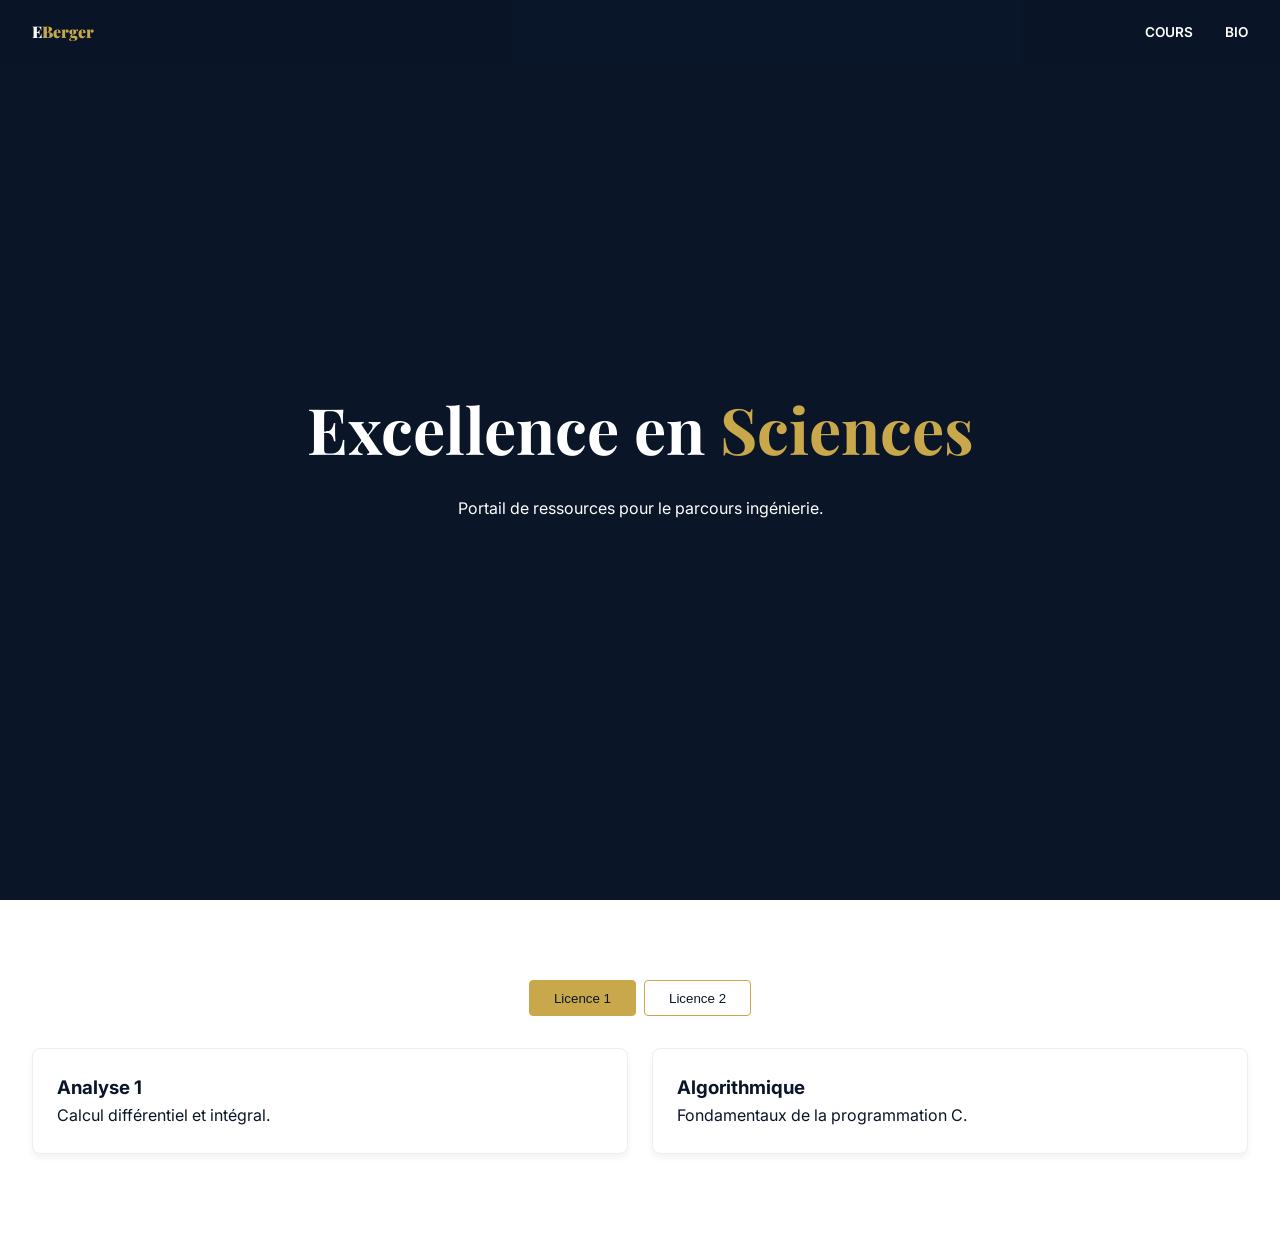
<file: templates/index.html>
<!DOCTYPE html>
<html lang="fr">
<head>
    <meta charset="UTF-8">
    <meta name="viewport" content="width=device-width, initial-scale=1.0">
    <title>EBerger — Portail Académique</title>
    <link rel="preconnect" href="https://fonts.googleapis.com">
    <link href="https://fonts.googleapis.com/css2?family=Playfair+Display:wght@700;900&family=Inter:wght@300;400;600&family=JetBrains+Mono&display=swap" rel="stylesheet">
    <style>
        :root {
            --navy: #0A1628; --gold: #C9A84C; --white: #FFFFFF;
            --slate: #F7F9FC; --text: #5A6A80; --accent-blue: #4A90D9;
        }
        * { box-sizing: border-box; margin: 0; padding: 0; }
        body { font-family: 'Inter', sans-serif; color: var(--navy); line-height: 1.6; }

        /* Navbar */
        .navbar { position: fixed; width: 100%; top: 0; display: flex; align-items: center; justify-content: space-between; padding: 1.2rem 2rem; background: rgba(10,22,40,0.98); z-index: 1000; }
        .logo { font-family: 'Playfair Display', serif; color: var(--white); font-weight: 900; text-decoration: none; }
        .logo span { color: var(--gold); }
        .nav-links { display: flex; gap: 2rem; list-style: none; }
        .nav-links a { color: var(--white); text-decoration: none; font-size: 0.85rem; font-weight: 600; text-transform: uppercase; }

        /* Hero */
        .hero { min-height: 100vh; background: var(--navy); color: var(--white); display: flex; align-items: center; justify-content: center; text-align: center; padding: 2rem; }
        .hero h1 { font-family: 'Playfair Display', serif; font-size: clamp(2.5rem, 5vw, 4rem); margin-bottom: 1rem; }
        .hero .accent { color: var(--gold); }

        /* Section Cours */
        .section-padding { padding: 5rem 2rem; }
        .tabs { display: flex; justify-content: center; gap: 0.5rem; margin-bottom: 2rem; }
        .tab-btn { padding: 0.6rem 1.5rem; border: 1px solid var(--gold); background: none; color: var(--navy); cursor: pointer; border-radius: 4px; transition: 0.3s; }
        .tab-btn.active { background: var(--gold); color: var(--navy); }
        
        .course-grid { display: grid; grid-template-columns: repeat(auto-fit, minmax(300px, 1fr)); gap: 1.5rem; }
        .card { padding: 1.5rem; border: 1px solid #eee; border-radius: 8px; background: var(--white); box-shadow: 0 4px 6px rgba(0,0,0,0.05); }

        @media (max-width: 768px) { .nav-links { display: none; } }
    </style>
</head>
<body>

<nav class="navbar">
    <a href="#" class="logo">E<span>Berger</span></a>
    <ul class="nav-links">
        <li><a href="#courses">Cours</a></li>
        <li><a href="#about">Bio</a></li>
    </ul>
</nav>

<header class="hero">
    <div>
        <h1>Excellence en <span class="accent">Sciences</span></h1>
        <p>Portail de ressources pour le parcours ingénierie.</p>
    </div>
</header>

<section id="courses" class="section-padding">
    <div class="tabs" role="tablist">
        <button class="tab-btn active" data-target="l1">Licence 1</button>
        <button class="tab-btn" data-target="l2">Licence 2</button>
    </div>

    <div id="l1" class="tab-content">
        <div class="course-grid">
            <article class="card">
                <h3>Analyse 1</h3>
                <p>Calcul différentiel et intégral.</p>
            </article>
            <article class="card">
                <h3>Algorithmique</h3>
                <p>Fondamentaux de la programmation C.</p>
            </article>
        </div>
    </div>
</section>

<script>
    // Gestion des onglets
    document.querySelectorAll('.tab-btn').forEach(button => {
        button.addEventListener('click', () => {
            document.querySelectorAll('.tab-btn').forEach(btn => btn.classList.remove('active'));
            button.classList.add('active');
            // Logique de basculement d'affichage ici
        });
    });
</script>

</body>
</html>
</file>
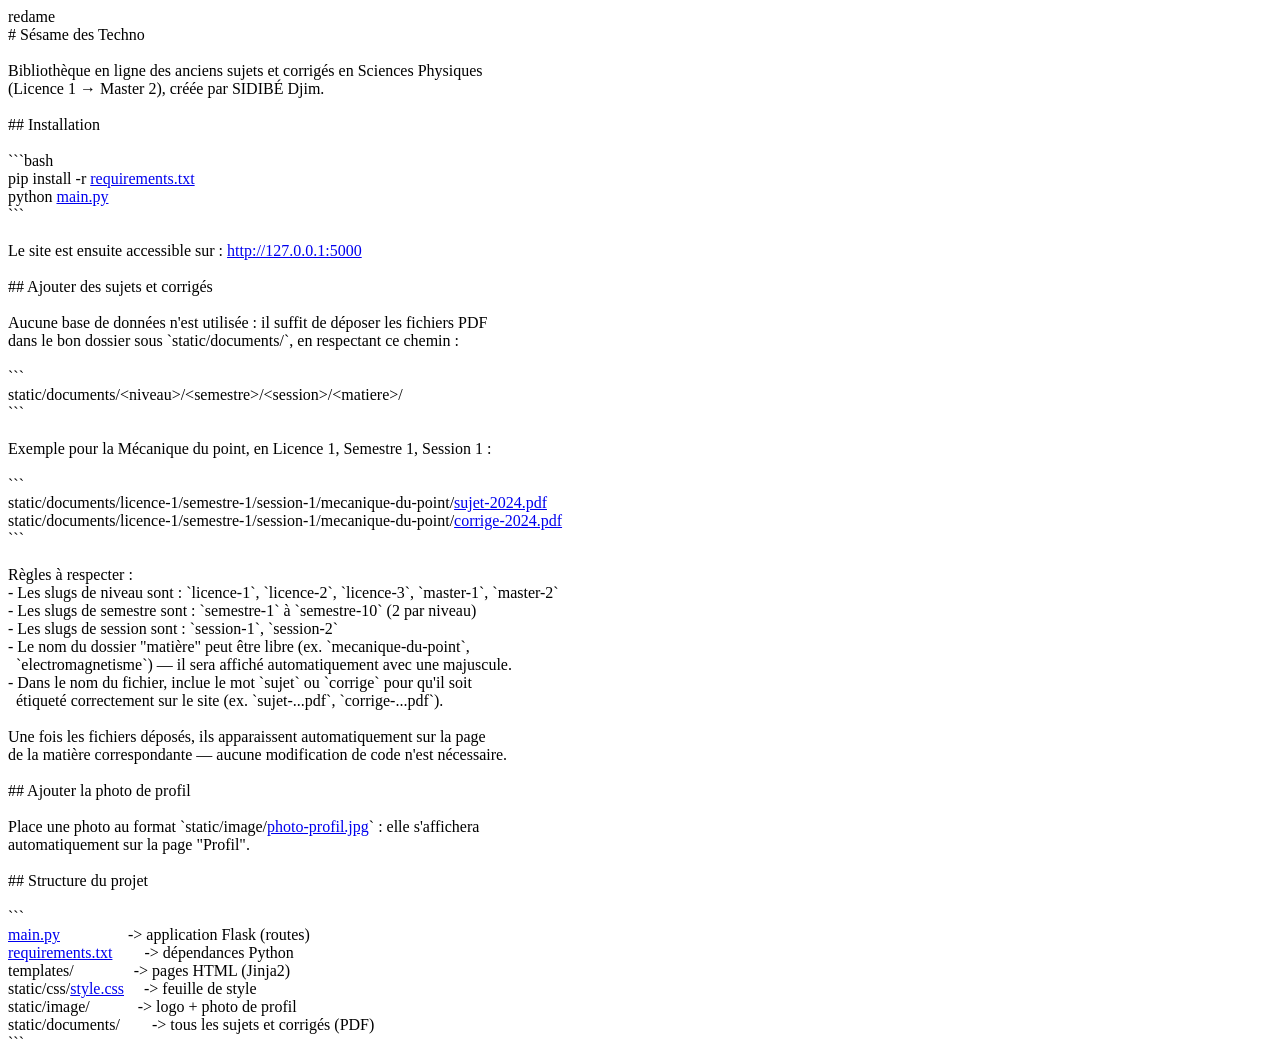
<file: bluetooth_content_share.html>
<html><head><meta http-equiv="Content-Type" content="text/html; charset=UTF-8"/></head><body>redame<br># Sésame des Techno<br><br>Bibliothèque en ligne des anciens sujets et corrigés en Sciences Physiques<br>(Licence 1 → Master 2), créée par SIDIBÉ Djim.<br><br>## Installation<br><br>```bash<br>pip install -r <a href="http://requirements.txt">requirements.txt</a><br>python <a href="http://main.py">main.py</a><br>```<br><br>Le site est ensuite accessible sur : <a href="http://127.0.0.1:5000">http://127.0.0.1:5000</a><br><br>## Ajouter des sujets et corrigés<br><br>Aucune base de données n'est utilisée : il suffit de déposer les fichiers PDF<br>dans le bon dossier sous `static/documents/`, en respectant ce chemin :<br><br>```<br>static/documents/&lt;niveau&gt;/&lt;semestre&gt;/&lt;session&gt;/&lt;matiere&gt;/<br>```<br><br>Exemple pour la Mécanique du point, en Licence 1, Semestre 1, Session 1 :<br><br>```<br>static/documents/licence-1/semestre-1/session-1/mecanique-du-point/<a href="http://sujet-2024.pdf">sujet-2024.pdf</a><br>static/documents/licence-1/semestre-1/session-1/mecanique-du-point/<a href="http://corrige-2024.pdf">corrige-2024.pdf</a><br>```<br><br>Règles à respecter :<br>- Les slugs de niveau sont : `licence-1`, `licence-2`, `licence-3`, `master-1`, `master-2`<br>- Les slugs de semestre sont : `semestre-1` à `semestre-10` (2 par niveau)<br>- Les slugs de session sont : `session-1`, `session-2`<br>- Le nom du dossier "matière" peut être libre (ex. `mecanique-du-point`,<br>&nbsp; `electromagnetisme`) — il sera affiché automatiquement avec une majuscule.<br>- Dans le nom du fichier, inclue le mot `sujet` ou `corrige` pour qu'il soit<br>&nbsp; étiqueté correctement sur le site (ex. `sujet-...pdf`, `corrige-...pdf`).<br><br>Une fois les fichiers déposés, ils apparaissent automatiquement sur la page<br>de la matière correspondante — aucune modification de code n'est nécessaire.<br><br>## Ajouter la photo de profil<br><br>Place une photo au format `static/image/<a href="http://photo-profil.jpg">photo-profil.jpg</a>` : elle s'affichera<br>automatiquement sur la page "Profil".<br><br>## Structure du projet<br><br>```<br><a href="http://main.py">main.py</a>&nbsp;&nbsp;&nbsp;&nbsp;&nbsp;&nbsp;&nbsp;&nbsp;&nbsp;&nbsp;&nbsp;&nbsp;&nbsp;&nbsp;&nbsp;&nbsp; -&gt; application Flask (routes)<br><a href="http://requirements.txt">requirements.txt</a>&nbsp;&nbsp;&nbsp;&nbsp;&nbsp;&nbsp;&nbsp; -&gt; dépendances Python<br>templates/&nbsp;&nbsp;&nbsp;&nbsp;&nbsp;&nbsp;&nbsp;&nbsp;&nbsp;&nbsp;&nbsp;&nbsp;&nbsp;&nbsp; -&gt; pages HTML (Jinja2)<br>static/css/<a href="http://style.css">style.css</a>&nbsp;&nbsp;&nbsp;&nbsp; -&gt; feuille de style<br>static/image/&nbsp;&nbsp;&nbsp;&nbsp;&nbsp;&nbsp;&nbsp;&nbsp;&nbsp;&nbsp;&nbsp; -&gt; logo + photo de profil<br>static/documents/&nbsp;&nbsp;&nbsp;&nbsp;&nbsp;&nbsp;&nbsp; -&gt; tous les sujets et corrigés (PDF)<br>```<br></body></html>
</file>
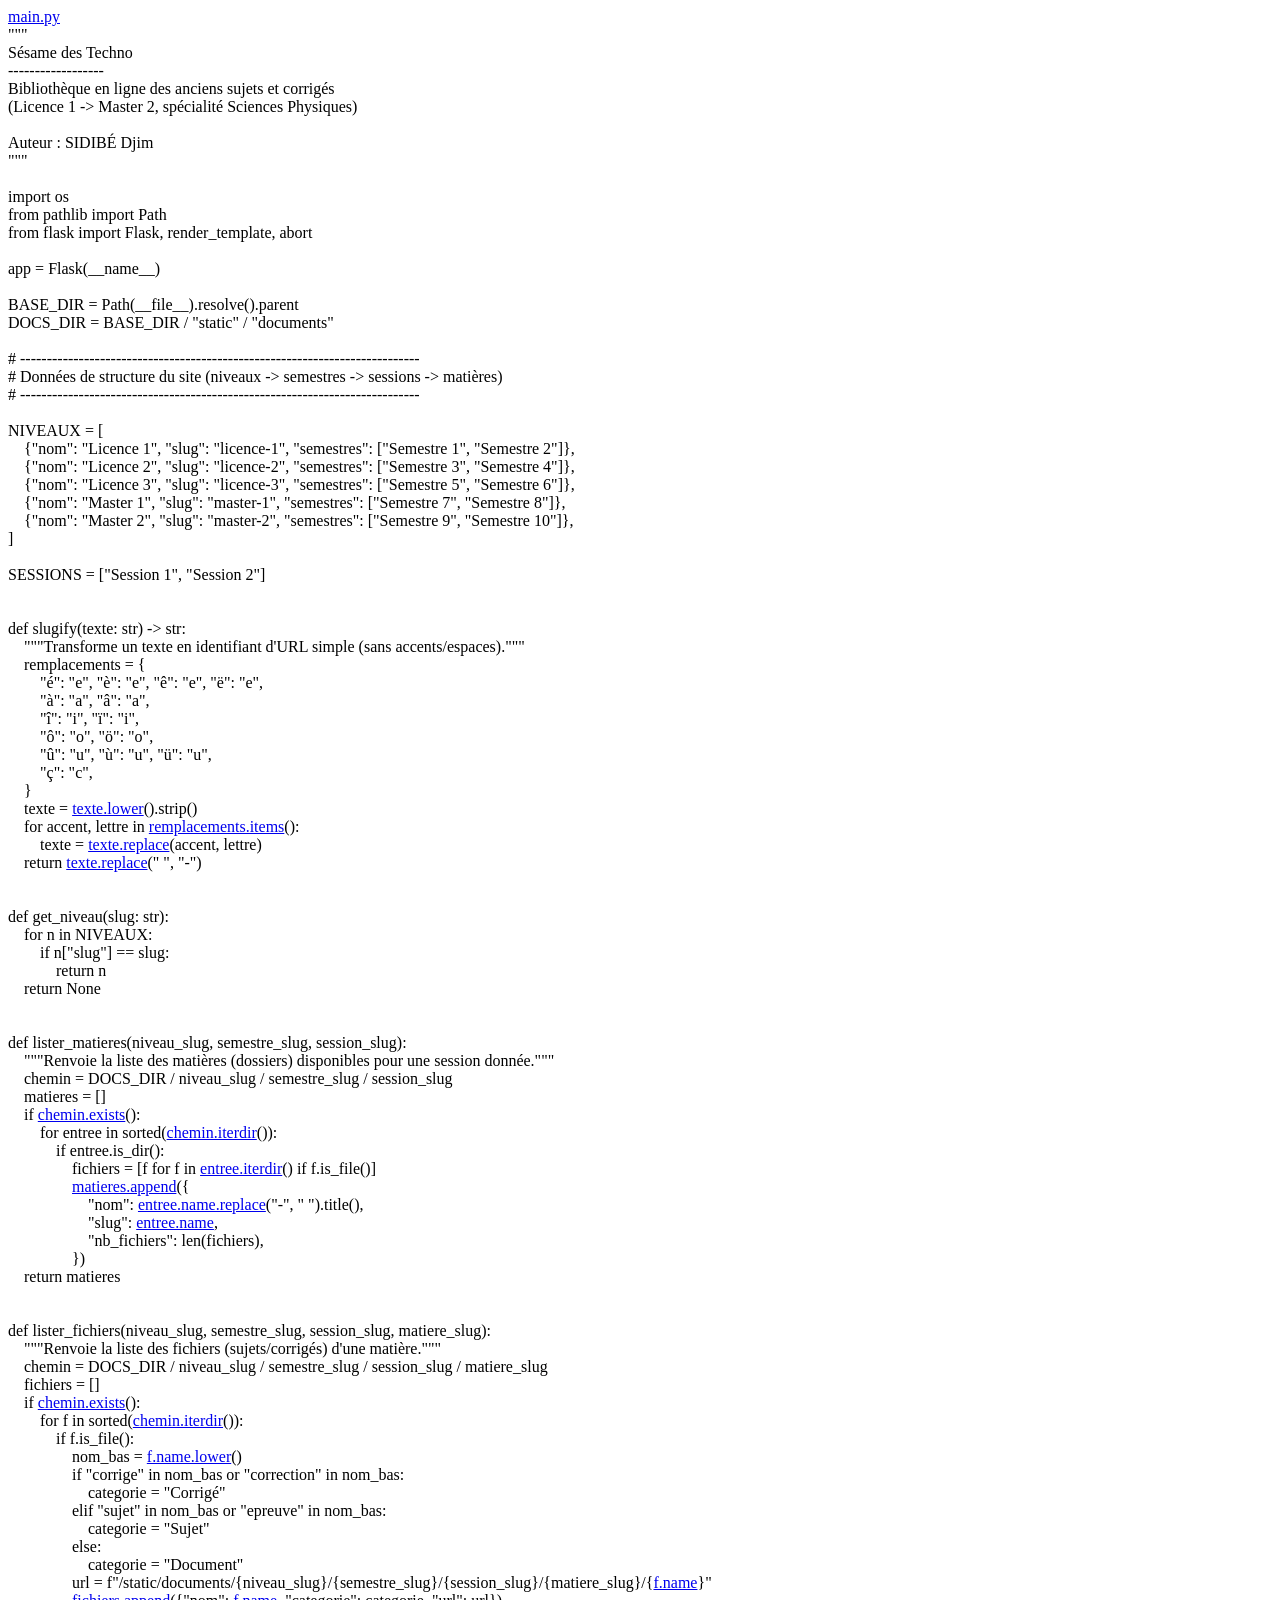
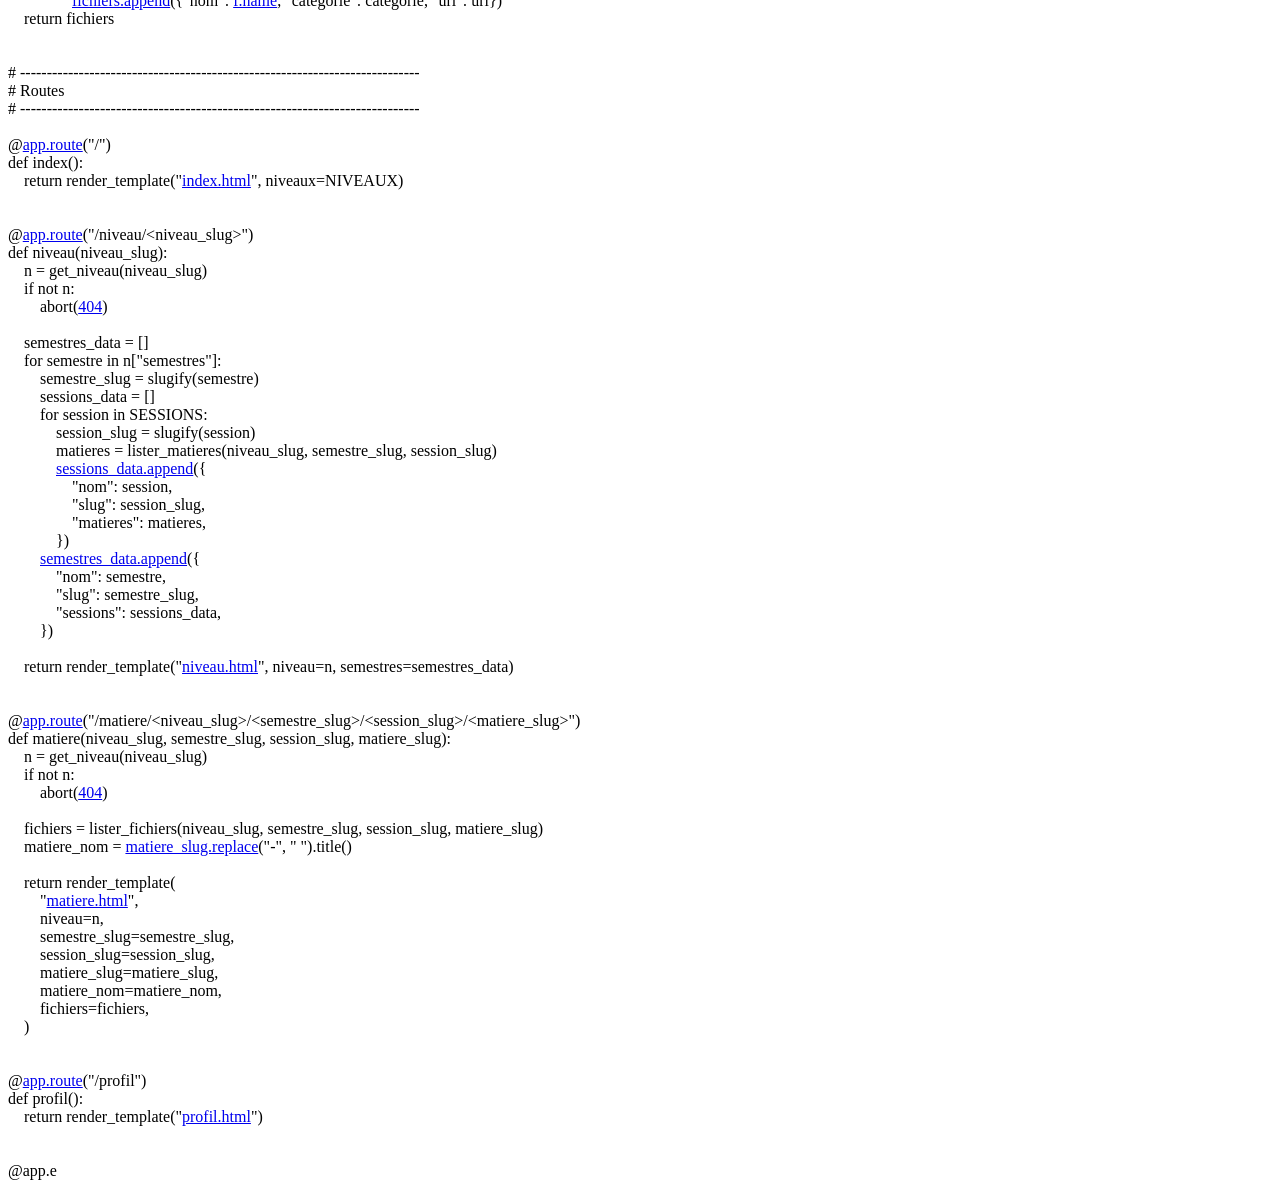
<file: main py/bluetooth_content_share.html>
<html><head><meta http-equiv="Content-Type" content="text/html; charset=UTF-8"/></head><body><a href="http://main.py">main.py</a><br>"""<br>Sésame des Techno<br>------------------<br>Bibliothèque en ligne des anciens sujets et corrigés<br>(Licence 1 -&gt; Master 2, spécialité Sciences Physiques)<br><br>Auteur : SIDIBÉ Djim<br>"""<br><br>import os<br>from pathlib import Path<br>from flask import Flask, render_template, abort<br><br>app = Flask(__name__)<br><br>BASE_DIR = Path(__file__).resolve().parent<br>DOCS_DIR = BASE_DIR / "static" / "documents"<br><br># ---------------------------------------------------------------------------<br># Données de structure du site (niveaux -&gt; semestres -&gt; sessions -&gt; matières)<br># ---------------------------------------------------------------------------<br><br>NIVEAUX = [<br>&nbsp;&nbsp;&nbsp; {"nom": "Licence 1", "slug": "licence-1", "semestres": ["Semestre 1", "Semestre 2"]},<br>&nbsp;&nbsp;&nbsp; {"nom": "Licence 2", "slug": "licence-2", "semestres": ["Semestre 3", "Semestre 4"]},<br>&nbsp;&nbsp;&nbsp; {"nom": "Licence 3", "slug": "licence-3", "semestres": ["Semestre 5", "Semestre 6"]},<br>&nbsp;&nbsp;&nbsp; {"nom": "Master 1", "slug": "master-1", "semestres": ["Semestre 7", "Semestre 8"]},<br>&nbsp;&nbsp;&nbsp; {"nom": "Master 2", "slug": "master-2", "semestres": ["Semestre 9", "Semestre 10"]},<br>]<br><br>SESSIONS = ["Session 1", "Session 2"]<br><br><br>def slugify(texte: str) -&gt; str:<br>&nbsp;&nbsp;&nbsp; """Transforme un texte en identifiant d'URL simple (sans accents/espaces)."""<br>&nbsp;&nbsp;&nbsp; remplacements = {<br>&nbsp;&nbsp;&nbsp;&nbsp;&nbsp;&nbsp;&nbsp; "é": "e", "è": "e", "ê": "e", "ë": "e",<br>&nbsp;&nbsp;&nbsp;&nbsp;&nbsp;&nbsp;&nbsp; "à": "a", "â": "a",<br>&nbsp;&nbsp;&nbsp;&nbsp;&nbsp;&nbsp;&nbsp; "î": "i", "ï": "i",<br>&nbsp;&nbsp;&nbsp;&nbsp;&nbsp;&nbsp;&nbsp; "ô": "o", "ö": "o",<br>&nbsp;&nbsp;&nbsp;&nbsp;&nbsp;&nbsp;&nbsp; "û": "u", "ù": "u", "ü": "u",<br>&nbsp;&nbsp;&nbsp;&nbsp;&nbsp;&nbsp;&nbsp; "ç": "c",<br>&nbsp;&nbsp;&nbsp; }<br>&nbsp;&nbsp;&nbsp; texte = <a href="http://texte.lower">texte.lower</a>().strip()<br>&nbsp;&nbsp;&nbsp; for accent, lettre in <a href="http://remplacements.items">remplacements.items</a>():<br>&nbsp;&nbsp;&nbsp;&nbsp;&nbsp;&nbsp;&nbsp; texte = <a href="http://texte.replace">texte.replace</a>(accent, lettre)<br>&nbsp;&nbsp;&nbsp; return <a href="http://texte.replace">texte.replace</a>(" ", "-")<br><br><br>def get_niveau(slug: str):<br>&nbsp;&nbsp;&nbsp; for n in NIVEAUX:<br>&nbsp;&nbsp;&nbsp;&nbsp;&nbsp;&nbsp;&nbsp; if n["slug"] == slug:<br>&nbsp;&nbsp;&nbsp;&nbsp;&nbsp;&nbsp;&nbsp;&nbsp;&nbsp;&nbsp;&nbsp; return n<br>&nbsp;&nbsp;&nbsp; return None<br><br><br>def lister_matieres(niveau_slug, semestre_slug, session_slug):<br>&nbsp;&nbsp;&nbsp; """Renvoie la liste des matières (dossiers) disponibles pour une session donnée."""<br>&nbsp;&nbsp;&nbsp; chemin = DOCS_DIR / niveau_slug / semestre_slug / session_slug<br>&nbsp;&nbsp;&nbsp; matieres = []<br>&nbsp;&nbsp;&nbsp; if <a href="http://chemin.exists">chemin.exists</a>():<br>&nbsp;&nbsp;&nbsp;&nbsp;&nbsp;&nbsp;&nbsp; for entree in sorted(<a href="http://chemin.iterdir">chemin.iterdir</a>()):<br>&nbsp;&nbsp;&nbsp;&nbsp;&nbsp;&nbsp;&nbsp;&nbsp;&nbsp;&nbsp;&nbsp; if entree.is_dir():<br>&nbsp;&nbsp;&nbsp;&nbsp;&nbsp;&nbsp;&nbsp;&nbsp;&nbsp;&nbsp;&nbsp;&nbsp;&nbsp;&nbsp;&nbsp; fichiers = [f for f in <a href="http://entree.iterdir">entree.iterdir</a>() if f.is_file()]<br>&nbsp;&nbsp;&nbsp;&nbsp;&nbsp;&nbsp;&nbsp;&nbsp;&nbsp;&nbsp;&nbsp;&nbsp;&nbsp;&nbsp;&nbsp; <a href="http://matieres.append">matieres.append</a>({<br>&nbsp;&nbsp;&nbsp;&nbsp;&nbsp;&nbsp;&nbsp;&nbsp;&nbsp;&nbsp;&nbsp;&nbsp;&nbsp;&nbsp;&nbsp;&nbsp;&nbsp;&nbsp;&nbsp; "nom": <a href="http://entree.name.replace">entree.name.replace</a>("-", " ").title(),<br>&nbsp;&nbsp;&nbsp;&nbsp;&nbsp;&nbsp;&nbsp;&nbsp;&nbsp;&nbsp;&nbsp;&nbsp;&nbsp;&nbsp;&nbsp;&nbsp;&nbsp;&nbsp;&nbsp; "slug": <a href="http://entree.name">entree.name</a>,<br>&nbsp;&nbsp;&nbsp;&nbsp;&nbsp;&nbsp;&nbsp;&nbsp;&nbsp;&nbsp;&nbsp;&nbsp;&nbsp;&nbsp;&nbsp;&nbsp;&nbsp;&nbsp;&nbsp; "nb_fichiers": len(fichiers),<br>&nbsp;&nbsp;&nbsp;&nbsp;&nbsp;&nbsp;&nbsp;&nbsp;&nbsp;&nbsp;&nbsp;&nbsp;&nbsp;&nbsp;&nbsp; })<br>&nbsp;&nbsp;&nbsp; return matieres<br><br><br>def lister_fichiers(niveau_slug, semestre_slug, session_slug, matiere_slug):<br>&nbsp;&nbsp;&nbsp; """Renvoie la liste des fichiers (sujets/corrigés) d'une matière."""<br>&nbsp;&nbsp;&nbsp; chemin = DOCS_DIR / niveau_slug / semestre_slug / session_slug / matiere_slug<br>&nbsp;&nbsp;&nbsp; fichiers = []<br>&nbsp;&nbsp;&nbsp; if <a href="http://chemin.exists">chemin.exists</a>():<br>&nbsp;&nbsp;&nbsp;&nbsp;&nbsp;&nbsp;&nbsp; for f in sorted(<a href="http://chemin.iterdir">chemin.iterdir</a>()):<br>&nbsp;&nbsp;&nbsp;&nbsp;&nbsp;&nbsp;&nbsp;&nbsp;&nbsp;&nbsp;&nbsp; if f.is_file():<br>&nbsp;&nbsp;&nbsp;&nbsp;&nbsp;&nbsp;&nbsp;&nbsp;&nbsp;&nbsp;&nbsp;&nbsp;&nbsp;&nbsp;&nbsp; nom_bas = <a href="http://f.name.lower">f.name.lower</a>()<br>&nbsp;&nbsp;&nbsp;&nbsp;&nbsp;&nbsp;&nbsp;&nbsp;&nbsp;&nbsp;&nbsp;&nbsp;&nbsp;&nbsp;&nbsp; if "corrige" in nom_bas or "correction" in nom_bas:<br>&nbsp;&nbsp;&nbsp;&nbsp;&nbsp;&nbsp;&nbsp;&nbsp;&nbsp;&nbsp;&nbsp;&nbsp;&nbsp;&nbsp;&nbsp;&nbsp;&nbsp;&nbsp;&nbsp; categorie = "Corrigé"<br>&nbsp;&nbsp;&nbsp;&nbsp;&nbsp;&nbsp;&nbsp;&nbsp;&nbsp;&nbsp;&nbsp;&nbsp;&nbsp;&nbsp;&nbsp; elif "sujet" in nom_bas or "epreuve" in nom_bas:<br>&nbsp;&nbsp;&nbsp;&nbsp;&nbsp;&nbsp;&nbsp;&nbsp;&nbsp;&nbsp;&nbsp;&nbsp;&nbsp;&nbsp;&nbsp;&nbsp;&nbsp;&nbsp;&nbsp; categorie = "Sujet"<br>&nbsp;&nbsp;&nbsp;&nbsp;&nbsp;&nbsp;&nbsp;&nbsp;&nbsp;&nbsp;&nbsp;&nbsp;&nbsp;&nbsp;&nbsp; else:<br>&nbsp;&nbsp;&nbsp;&nbsp;&nbsp;&nbsp;&nbsp;&nbsp;&nbsp;&nbsp;&nbsp;&nbsp;&nbsp;&nbsp;&nbsp;&nbsp;&nbsp;&nbsp;&nbsp; categorie = "Document"<br>&nbsp;&nbsp;&nbsp;&nbsp;&nbsp;&nbsp;&nbsp;&nbsp;&nbsp;&nbsp;&nbsp;&nbsp;&nbsp;&nbsp;&nbsp; url = f"/static/documents/{niveau_slug}/{semestre_slug}/{session_slug}/{matiere_slug}/{<a href="http://f.name">f.name</a>}"<br>&nbsp;&nbsp;&nbsp;&nbsp;&nbsp;&nbsp;&nbsp;&nbsp;&nbsp;&nbsp;&nbsp;&nbsp;&nbsp;&nbsp;&nbsp; <a href="http://fichiers.append">fichiers.append</a>({"nom": <a href="http://f.name">f.name</a>, "categorie": categorie, "url": url})<br>&nbsp;&nbsp;&nbsp; return fichiers<br><br><br># ---------------------------------------------------------------------------<br># Routes<br># ---------------------------------------------------------------------------<br><br>@<a href="http://app.route">app.route</a>("/")<br>def index():<br>&nbsp;&nbsp;&nbsp; return render_template("<a href="http://index.html">index.html</a>", niveaux=NIVEAUX)<br><br><br>@<a href="http://app.route">app.route</a>("/niveau/&lt;niveau_slug&gt;")<br>def niveau(niveau_slug):<br>&nbsp;&nbsp;&nbsp; n = get_niveau(niveau_slug)<br>&nbsp;&nbsp;&nbsp; if not n:<br>&nbsp;&nbsp;&nbsp;&nbsp;&nbsp;&nbsp;&nbsp; abort(<a href="tel:404">404</a>)<br><br>&nbsp;&nbsp;&nbsp; semestres_data = []<br>&nbsp;&nbsp;&nbsp; for semestre in n["semestres"]:<br>&nbsp;&nbsp;&nbsp;&nbsp;&nbsp;&nbsp;&nbsp; semestre_slug = slugify(semestre)<br>&nbsp;&nbsp;&nbsp;&nbsp;&nbsp;&nbsp;&nbsp; sessions_data = []<br>&nbsp;&nbsp;&nbsp;&nbsp;&nbsp;&nbsp;&nbsp; for session in SESSIONS:<br>&nbsp;&nbsp;&nbsp;&nbsp;&nbsp;&nbsp;&nbsp;&nbsp;&nbsp;&nbsp;&nbsp; session_slug = slugify(session)<br>&nbsp;&nbsp;&nbsp;&nbsp;&nbsp;&nbsp;&nbsp;&nbsp;&nbsp;&nbsp;&nbsp; matieres = lister_matieres(niveau_slug, semestre_slug, session_slug)<br>&nbsp;&nbsp;&nbsp;&nbsp;&nbsp;&nbsp;&nbsp;&nbsp;&nbsp;&nbsp;&nbsp; <a href="http://sessions_data.append">sessions_data.append</a>({<br>&nbsp;&nbsp;&nbsp;&nbsp;&nbsp;&nbsp;&nbsp;&nbsp;&nbsp;&nbsp;&nbsp;&nbsp;&nbsp;&nbsp;&nbsp; "nom": session,<br>&nbsp;&nbsp;&nbsp;&nbsp;&nbsp;&nbsp;&nbsp;&nbsp;&nbsp;&nbsp;&nbsp;&nbsp;&nbsp;&nbsp;&nbsp; "slug": session_slug,<br>&nbsp;&nbsp;&nbsp;&nbsp;&nbsp;&nbsp;&nbsp;&nbsp;&nbsp;&nbsp;&nbsp;&nbsp;&nbsp;&nbsp;&nbsp; "matieres": matieres,<br>&nbsp;&nbsp;&nbsp;&nbsp;&nbsp;&nbsp;&nbsp;&nbsp;&nbsp;&nbsp;&nbsp; })<br>&nbsp;&nbsp;&nbsp;&nbsp;&nbsp;&nbsp;&nbsp; <a href="http://semestres_data.append">semestres_data.append</a>({<br>&nbsp;&nbsp;&nbsp;&nbsp;&nbsp;&nbsp;&nbsp;&nbsp;&nbsp;&nbsp;&nbsp; "nom": semestre,<br>&nbsp;&nbsp;&nbsp;&nbsp;&nbsp;&nbsp;&nbsp;&nbsp;&nbsp;&nbsp;&nbsp; "slug": semestre_slug,<br>&nbsp;&nbsp;&nbsp;&nbsp;&nbsp;&nbsp;&nbsp;&nbsp;&nbsp;&nbsp;&nbsp; "sessions": sessions_data,<br>&nbsp;&nbsp;&nbsp;&nbsp;&nbsp;&nbsp;&nbsp; })<br><br>&nbsp;&nbsp;&nbsp; return render_template("<a href="http://niveau.html">niveau.html</a>", niveau=n, semestres=semestres_data)<br><br><br>@<a href="http://app.route">app.route</a>("/matiere/&lt;niveau_slug&gt;/&lt;semestre_slug&gt;/&lt;session_slug&gt;/&lt;matiere_slug&gt;")<br>def matiere(niveau_slug, semestre_slug, session_slug, matiere_slug):<br>&nbsp;&nbsp;&nbsp; n = get_niveau(niveau_slug)<br>&nbsp;&nbsp;&nbsp; if not n:<br>&nbsp;&nbsp;&nbsp;&nbsp;&nbsp;&nbsp;&nbsp; abort(<a href="tel:404">404</a>)<br><br>&nbsp;&nbsp;&nbsp; fichiers = lister_fichiers(niveau_slug, semestre_slug, session_slug, matiere_slug)<br>&nbsp;&nbsp;&nbsp; matiere_nom = <a href="http://matiere_slug.replace">matiere_slug.replace</a>("-", " ").title()<br><br>&nbsp;&nbsp;&nbsp; return render_template(<br>&nbsp;&nbsp;&nbsp;&nbsp;&nbsp;&nbsp;&nbsp; "<a href="http://matiere.html">matiere.html</a>",<br>&nbsp;&nbsp;&nbsp;&nbsp;&nbsp;&nbsp;&nbsp; niveau=n,<br>&nbsp;&nbsp;&nbsp;&nbsp;&nbsp;&nbsp;&nbsp; semestre_slug=semestre_slug,<br>&nbsp;&nbsp;&nbsp;&nbsp;&nbsp;&nbsp;&nbsp; session_slug=session_slug,<br>&nbsp;&nbsp;&nbsp;&nbsp;&nbsp;&nbsp;&nbsp; matiere_slug=matiere_slug,<br>&nbsp;&nbsp;&nbsp;&nbsp;&nbsp;&nbsp;&nbsp; matiere_nom=matiere_nom,<br>&nbsp;&nbsp;&nbsp;&nbsp;&nbsp;&nbsp;&nbsp; fichiers=fichiers,<br>&nbsp;&nbsp;&nbsp; )<br><br><br>@<a href="http://app.route">app.route</a>("/profil")<br>def profil():<br>&nbsp;&nbsp;&nbsp; return render_template("<a href="http://profil.html">profil.html</a>")<br><br><br>@app.e</body></html>
</file>
